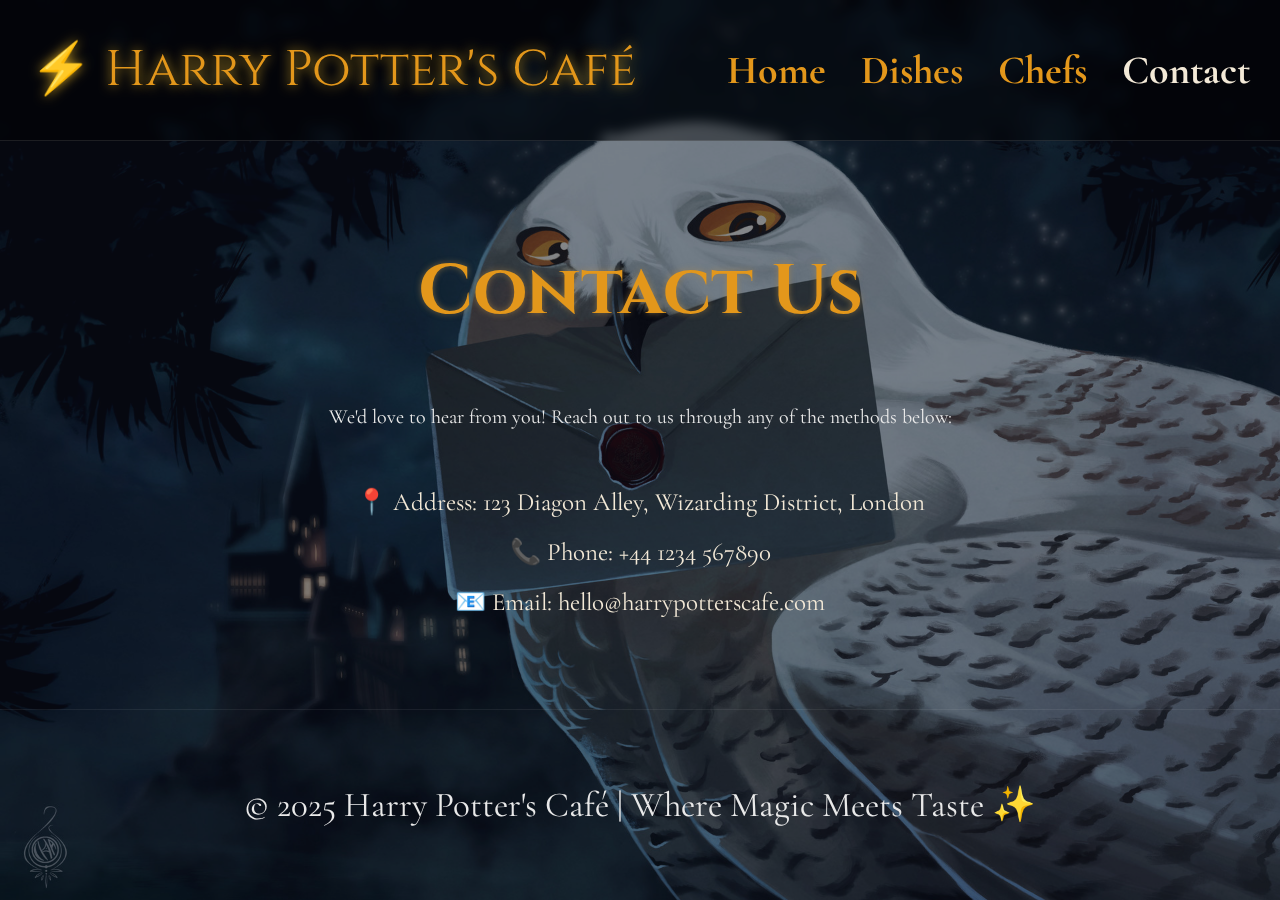
<file: harry/hotelapp/static/contact.html>
<!DOCTYPE html>
<html lang="en">
<head>
  <meta charset="UTF-8">
  <meta name="viewport" content="width=device-width, initial-scale=1.0">
  <title>Harry Potter's Café | Contact</title>
  <link rel="stylesheet" href="style.css">
</head>
<body>
<body class="contact"></body>
  
  <header>
    <div class="logo">⚡ Harry Potter's Café</div>
    <nav>
      <a href="index.html">Home</a>
      <a href="food.html">Dishes</a>
      <a href="chef.html">Chefs</a>
      <a href="contact.html" class="active">Contact</a>
    </nav>
  </header>

  <section style="text-align:center; padding:80px 20px;">
    <h2>Contact Us</h2>
    <p style="margin:20px 0; font-size:20px; color:var(--muted);">
      We'd love to hear from you! Reach out to us through any of the methods below:
    </p>

    <div style="margin-top:40px; font-size:25px; line-height:2;">
      <p>📍 Address: 123 Diagon Alley, Wizarding District, London</p>
      <p>📞 Phone: +44 1234 567890</p>
      <p>📧 Email: hello@harrypotterscafe.com</p>
    </div>
  </section>

  <footer>
    <p>© 2025 Harry Potter's Café | Where Magic Meets Taste ✨</p>
  </footer>

</body>
</html>
</file>
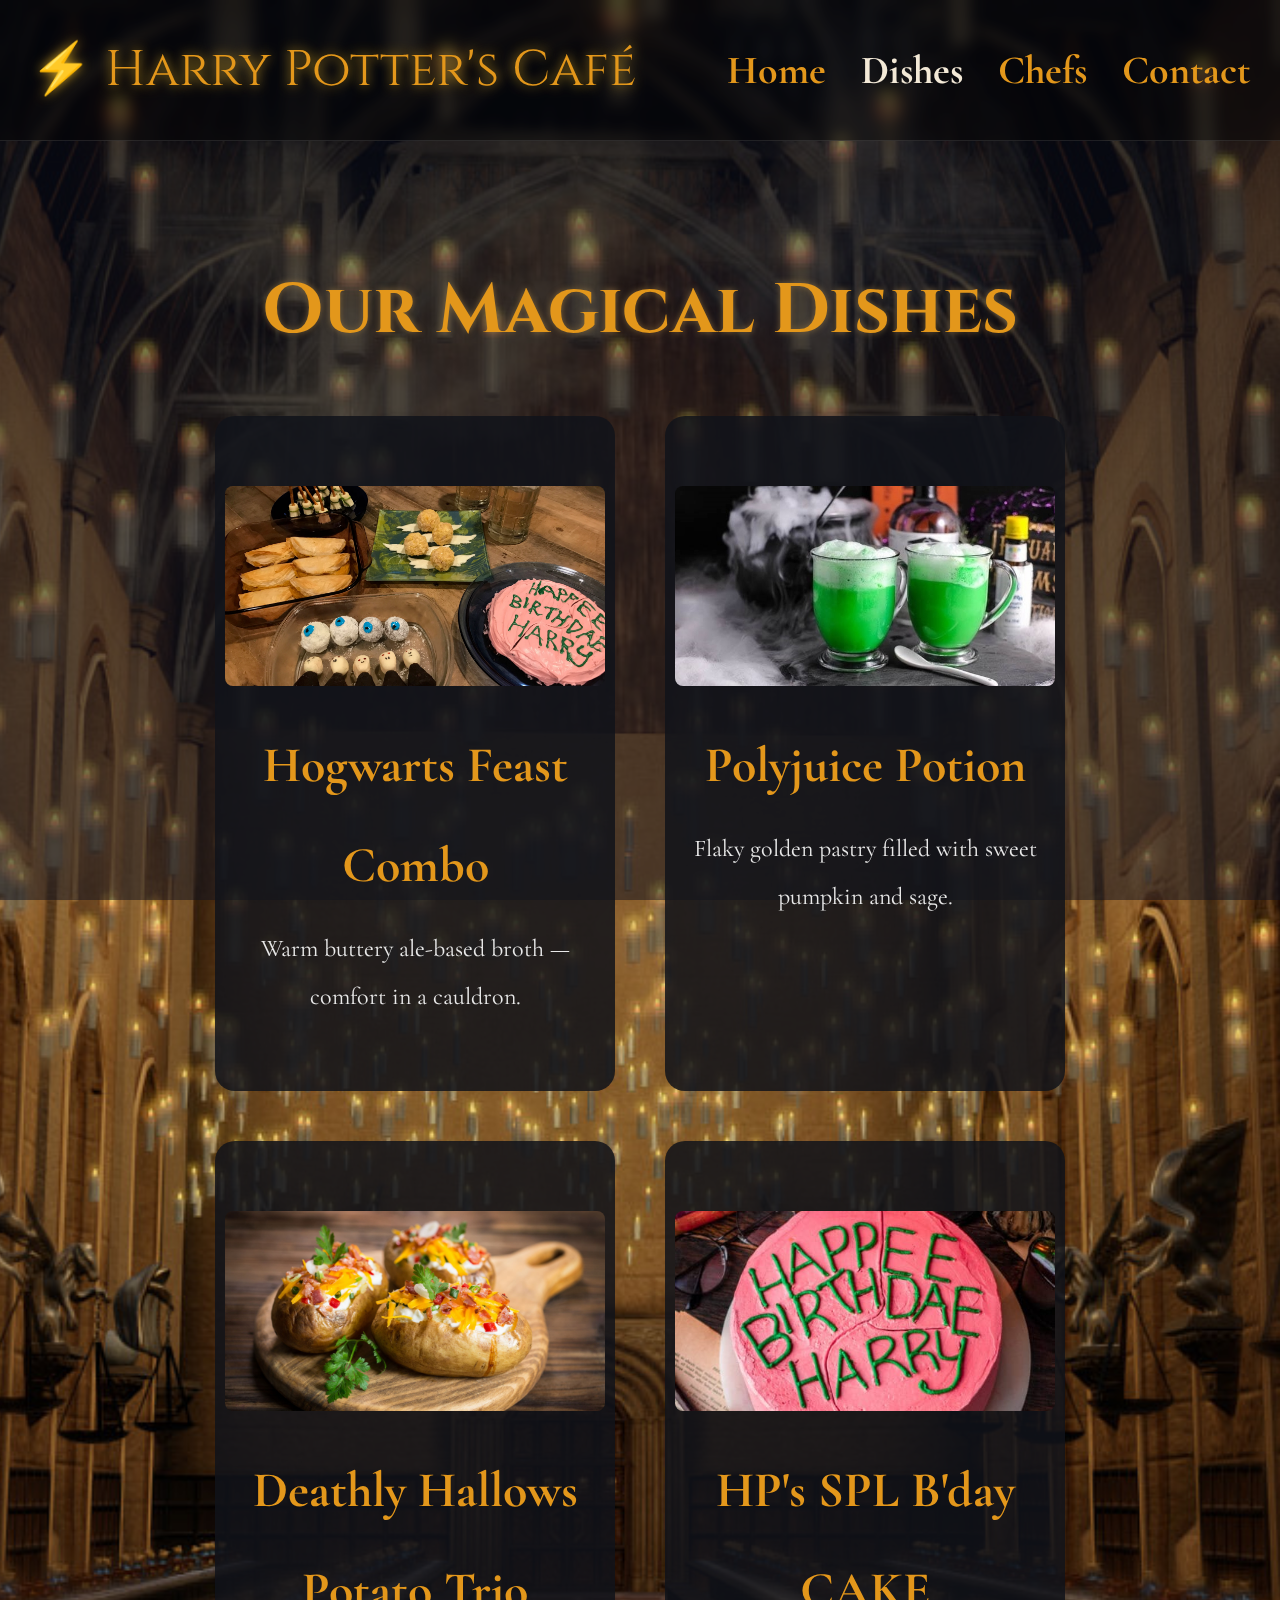
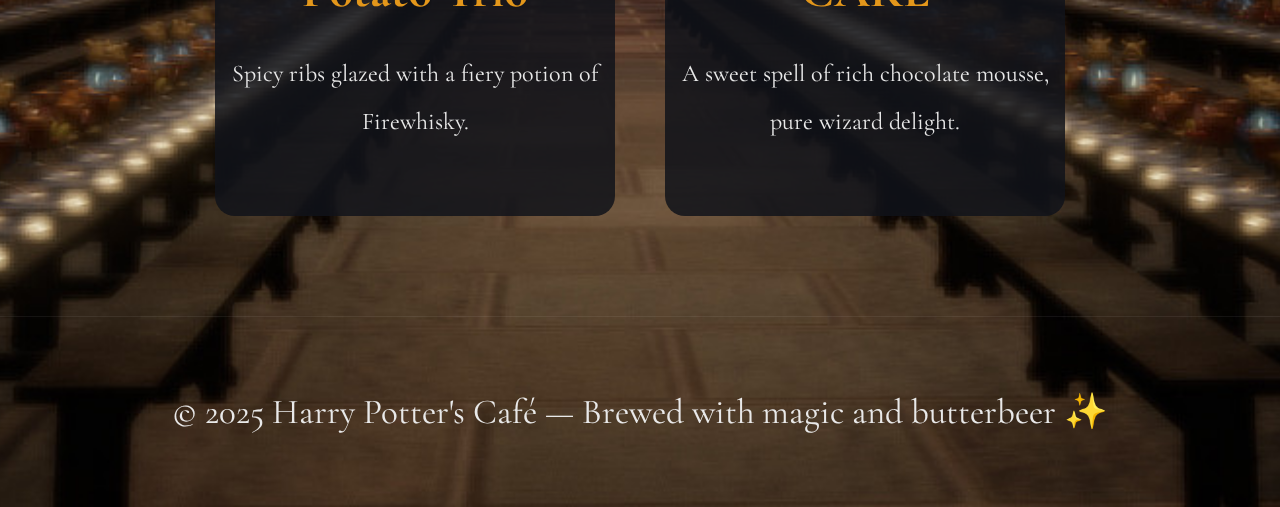
<file: harry/hotelapp/static/food.html>
<!DOCTYPE html>
<html lang="en">
<head>
  <meta charset="UTF-8">
  <meta name="viewport" content="width=device-width, initial-scale=1.0">
  <title>Harry Potter's Café - Dishes</title>
  <link rel="stylesheet" href="style.css">
</head>
<body>
<body class="food"></body>

<header>
  <div class="logo">⚡ Harry Potter's Café</div>
  <nav>
    <a href="index.html">Home</a>
    <a href="food.html" class="active">Dishes</a>
    <a href="chef.html">Chefs</a>
    <a href="contact.html">Contact</a>
  </nav>
</header>

<section>
  <h2>Our Magical Dishes</h2>
  <div class="grid">
    <div class="card">
      <img src="HPFOOD1.webp" alt="Butterbrew Soup">
      <h3>Hogwarts Feast Combo</h3>
      <p>Warm buttery ale-based broth — comfort in a cauldron.</p>
    </div>

    <div class="card">
      <img src="HPFOOD2.jpg" alt="Pumpkin Pasties">
      <h3>Polyjuice Potion</h3>
      <p>Flaky golden pastry filled with sweet pumpkin and sage.</p>
    </div>

    <div class="card">
      <img src="HPFOOD3.jpeg" alt="Firewhisky Ribs">
      <h3>Deathly Hallows Potato Trio</h3>
      <p>Spicy ribs glazed with a fiery potion of Firewhisky.</p>
    </div>

    <div class="card">
      <img src="HPFOOD4.jpg" alt="Chocolate Frog Mousse">
      <h3>HP's SPL B'day CAKE</h3>
      <p>A sweet spell of rich chocolate mousse, pure wizard delight.</p>
    </div>
  </div>
</section>

<footer>
  © 2025 Harry Potter's Café — Brewed with magic and butterbeer ✨
</footer>

</body>
</html>
</file>
<file: harry/hotelapp/static/style.css>
@import url('https://fonts.googleapis.com/css2?family=Cinzel:wght@700&family=Cormorant+Garamond:wght@400;600;700&display=swap');

:root {
  --paper: #f3e9d7;
  --accent: #e3971b;
  --muted: #e9e9e9;
  --card: rgba(17,19,26,0.85); 
}

* { box-sizing: border-box; margin: 0; padding: 0; }

body {
  font-family: 'Cormorant Garamond', serif;
  color: var(--paper);
  font-size: 20px;
  line-height: 2;
  min-height: 100vh;
  display: flex;
  flex-direction: column;
  background-size: cover;
  background-position: center;
  background-repeat: no-repeat;
}

body.home { background-image: url('image copy.png'); }
body.food { background-image: url('image copy 2.png'); }
body.chef { background-image: url('image copy 3.png'); }
body.contact { background-image: url('image copy 5.png'); }

body::before {
  content: '';
  position: fixed;
  top: 0; left: 0; width: 100%; height: 100%;
  background: rgba(11,16,32,0.5);
  z-index: -1;
}

header {
  display: flex; justify-content: space-between; align-items: center;
  padding: 20px 30px; 
  position: sticky; top: 0;
  background: rgba(0,0,0,0.4); backdrop-filter: blur(6px);
  border-bottom: 1px solid rgba(255,255,255,0.1);
}

header .logo {
  font-family: 'Cinzel', serif;
  font-size: 50px; 
  color: var(--accent);
  text-shadow: 0 0 12px rgba(227, 177, 40, 0.9);
}

nav a {
  color: var(--accent); 
  text-decoration: none; 
  margin-left: 30px; 
  font-weight: 700;
  font-size: 40px; 
  transition: color 0.3s;
}
nav a:hover, nav a.active { color: var(--paper); }

.hero { text-align: center; padding: 120px 20px; }
.hero h1 { 
  font-family: 'Cinzel', serif; 
  font-size: 60px;
  color: var(--accent); 
  max-width: 2000px; 
  margin-bottom: 30px; 
  text-shadow: 0 0 8px rgba(176,139,73,0.7);
}
.hero p { 
  font-size: 30px; 
  color: var(--muted); 
  max-width: 1000px; 
  margin: 0 auto 30px; 
  
}

.btn {
  display: inline-block; 
  background: var(--accent); 
  color: #120802;
  font-weight: 700; 
  padding: 16px 28px; 
  border-radius: 12px; 
  text-decoration: none;
  font-size: 40px;
  transition: transform 0.2s, box-shadow 0.2s;
}
.btn:hover { transform: scale(1.05); box-shadow: 0 0 12px var(--accent); }

section { padding: 100px 40px; max-width: 1000px; margin: auto; }
h2 { 
  font-family: 'Cinzel', serif; 
  color: var(--accent); 
  font-size: 70px; 
  margin-bottom: 35px; 
  text-align: center; 
  text-shadow: 0 0 6px rgba(176,139,73,0.6);
}

.grid {
  display: flex;
  flex-wrap: wrap;
  gap: 50px;
  justify-content: center;
}

.card {
  flex: 0 0 400px; 
  background: var(--card);
  border-radius: 20px; 
  overflow: hidden;
  text-align: center; 
  padding: 70px 10px; 
  transition: transform 0.3s, box-shadow 0.3s;
}
.card:hover { transform: translateY(-10px); box-shadow: 0 5px 20px rgba(176,139,73,0.6); }
.card img { width: 100%; height: 200px; object-fit: cover; border-radius: 8px; margin-bottom: 15px; }
.card h3 { margin-bottom: 10px; color: var(--accent); font-size: 50px; }
.card p { color: var(--muted); font-size: 24px; }

section.contact-info { 
  text-align: center; 
  padding: 100px 20px; 
  line-height: 2.2; 
  font-size: 22px; 
  color: var(--muted); 
}

footer { 
  text-align: center; 
  padding: 60px; 
  font-size: 35px; 
  color: var(--muted); 
  border-top: 1px solid rgba(255, 255, 255, 0.066); 
  margin-top: auto; 
}

@media (max-width: 768px) {
  .hero h1 { font-size: 48px; }
  .hero p { font-size: 20px; }
  nav a { margin-left: 20px; font-size: 18px; }
  .card { flex: 0 0 100%; }
}
@media (max-width: 480px) {
  .hero h1 { font-size: 36px; }
  .hero p { font-size: 18px; }
  .btn { font-size: 18px; padding: 14px 22px; }
  h2 { font-size: 32px; }
  section.contact-info { font-size: 20px; }
}
</file>
